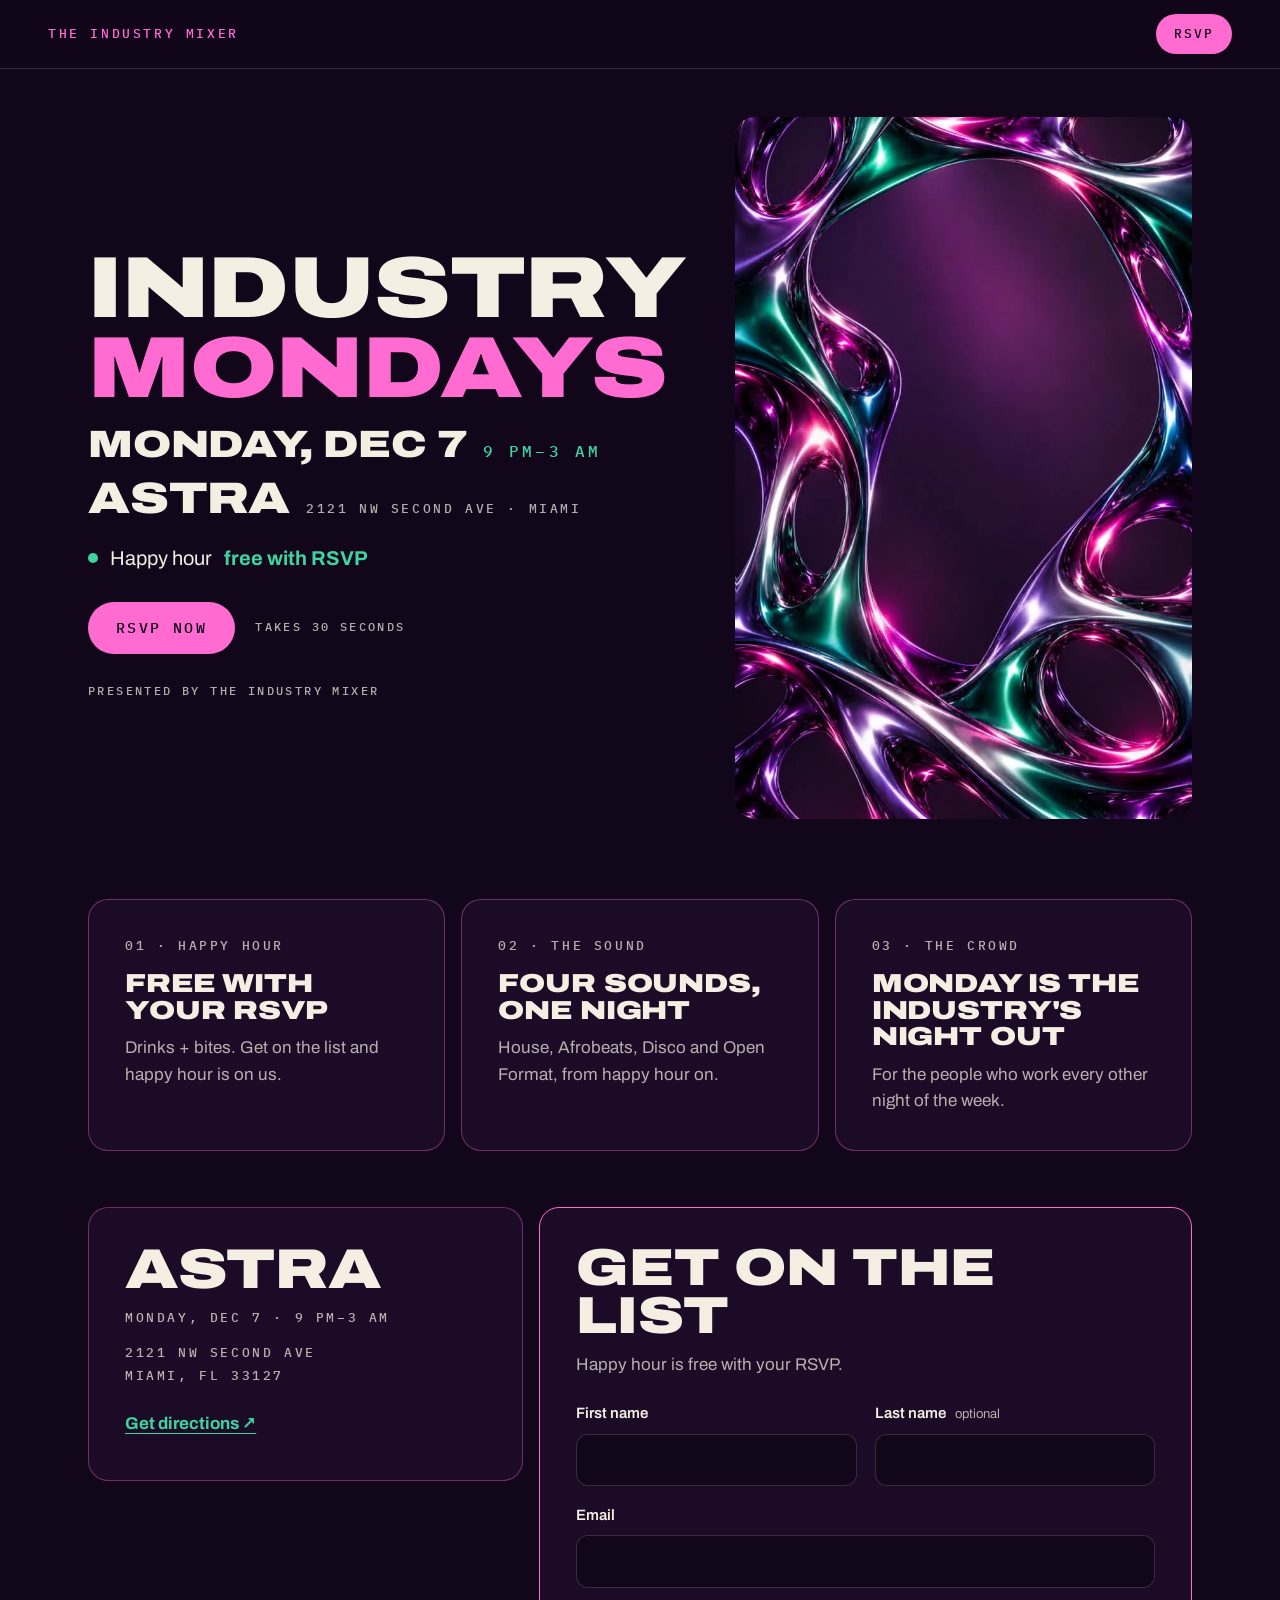
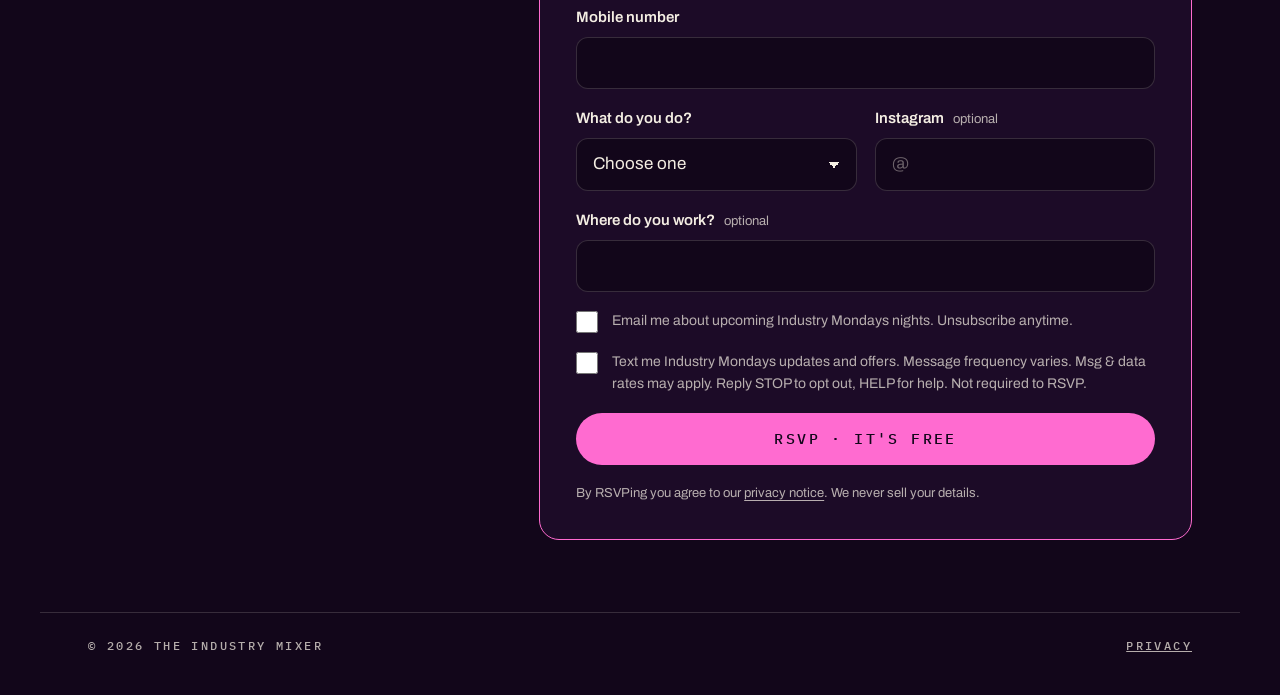
<file: index.html>
<!doctype html>
<html lang="en">
<head>
<meta charset="utf-8">
<meta name="viewport" content="width=device-width, initial-scale=1, viewport-fit=cover">
<title>Industry Mondays at Astra · RSVP for free happy hour</title>
<meta name="description" content="The Industry Mixer presents Industry Mondays at Astra, Miami, every Monday, 9 PM–3 AM. House, Afrobeats, Disco and Open Format. Happy hour is free with your RSVP.">
<meta name="theme-color" content="#12061A" id="theme-color">
<meta property="og:title" content="Industry Mondays at Astra · Every Monday">
<meta property="og:description" content="Every Monday, 9 PM–3 AM. Happy hour is free with your RSVP. House · Afrobeats · Disco · Open Format.">
<meta property="og:image" content="assets/share.jpg">
<meta property="og:type" content="website">
<meta name="twitter:card" content="summary_large_image">
<link rel="preload" href="assets/fonts/Archivo-100-900.woff2" as="font" type="font/woff2" crossorigin>
<link rel="stylesheet" href="styles.css?v=20261121">
<script src="event-date.js?v=20261121"></script>
<script>
  // Decide LOCKED / REVEAL before the first paint, from the device clock (the server confirms a moment later),
  // so the full site never flashes during the countdown. No lineup data is in this page.
  try { var _ev = IMEvent.resolve(new Date(), {}); document.documentElement.setAttribute('data-phase', IMEvent.phase(new Date(), _ev).phase); } catch (e) {}
</script>
</head>
<body>
<section class="lock" id="lock" aria-labelledby="lock-title">
  <div class="lock-bg" aria-hidden="true"></div>
  <div class="lock-inner">
    <p class="mono lock-brand">The Industry Mixer</p>
    <h1 id="lock-title" class="display lock-logo"><span>Industry</span><span>Mondays</span></h1>
    <div class="countdown" role="timer" aria-live="off" aria-describedby="lock-note">
      <div class="cd"><span class="num" data-cd="d">00</span><span class="mono unit">Days</span></div>
      <div class="cd"><span class="num" data-cd="h">00</span><span class="mono unit">Hrs</span></div>
      <div class="cd"><span class="num" data-cd="m">00</span><span class="mono unit">Min</span></div>
      <div class="cd"><span class="num" data-cd="s">00</span><span class="mono unit">Sec</span></div>
    </div>
    <p class="mono lock-note" id="lock-note">Lineup drops Wed 12PM ET</p>
    <p class="sr-only" id="cd-sr" aria-live="polite"></p>
  </div>
</section>

<a class="skip" href="#rsvp">Skip to RSVP</a>

<header class="bar">
  <span class="mono brand">The Industry Mixer</span>
  <a class="btn btn-sm" href="#rsvp">RSVP</a>
</header>

<main>
  <section class="hero" aria-labelledby="title">
    <div class="hero-media">
      <video class="loop" autoplay muted loop playsinline preload="metadata" poster="assets/sculpture-poster.webp" aria-hidden="true">
        <source src="assets/sculpture-loop.mp4" type="video/mp4">
      </video>
    </div>
    <div class="hero-copy">
      <p class="mono small preview-pill" data-im="preview" hidden>Preview · not public until Wed 12PM ET</p>
      <h1 id="title" class="display title"><span>Industry</span><span class="pink">Mondays</span></h1>
      <ul class="lineup" data-im="lineup" aria-label="Lineup" hidden></ul>
      <p class="when"><span class="display" data-im="date">Every Monday</span><span class="mono t" data-im="time">9 PM–3 AM</span></p>
      <p class="venue"><span class="display" data-im="venue">Astra</span><span class="mono addr" data-im="addr-short">2121 NW Second Ave · Miami</span></p>
      <p class="offer"><span class="dot" aria-hidden="true"></span>Happy hour <strong>free with RSVP</strong></p>
      <p class="mono small muted" data-im="note" hidden></p>
      <div class="cta-row">
        <a class="btn" href="#rsvp">RSVP now</a>
        <span class="mono small muted">Takes 30 seconds</span>
      </div>
      <p class="mono small muted presenter">Presented by The Industry Mixer</p>
    </div>
  </section>

  <section class="night" aria-label="The night">
    <article class="card">
      <p class="mono label">01 · Happy hour</p>
      <h2 class="display h">Free with your RSVP</h2>
      <p>Drinks + bites. Get on the list and happy hour is on us.</p>
    </article>
    <article class="card">
      <p class="mono label">02 · The sound</p>
      <h2 class="display h">Four sounds, one night</h2>
      <p>House, Afrobeats, Disco and Open Format, from happy hour on.</p>
    </article>
    <article class="card">
      <p class="mono label">03 · The crowd</p>
      <h2 class="display h">Monday is the industry's night out</h2>
      <p>For the people who work every other night of the week.</p>
    </article>
  </section>

  <section class="signup" id="rsvp" aria-labelledby="rsvp-title">
    <div class="where card">
      <h2 class="display venue-big" data-im="venue">Astra</h2>
      <p class="mono when-sm" data-im="when-line">Every Monday · 9 PM–3 AM</p>
      <address class="mono addr" data-im="addr-lines">2121 NW Second Ave<br>Miami, FL 33127</address>
      <a class="link" data-im="maps" href="https://www.google.com/maps/search/?api=1&amp;query=Astra%202121%20NW%202nd%20Ave%20Miami%20FL%2033127" target="_blank" rel="noopener">Get directions ↗</a>
    </div>

    <div class="form-card card">
      <div id="form-view">
        <h2 id="rsvp-title" class="display h-lg">Get on the list</h2>
        <p class="lede">Happy hour is free with your RSVP.</p>

        <form id="rsvp-form" novalidate>
          <div class="row2">
            <div class="field">
              <label for="first">First name</label>
              <input id="first" name="first" autocomplete="given-name" required maxlength="60">
              <p class="err" id="first-err"></p>
            </div>
            <div class="field">
              <label for="last">Last name <span class="opt">optional</span></label>
              <input id="last" name="last" autocomplete="family-name" maxlength="60">
            </div>
          </div>
          <div class="field">
            <label for="email">Email</label>
            <input id="email" name="email" type="email" autocomplete="email" inputmode="email" required maxlength="120">
            <p class="err" id="email-err"></p>
          </div>
          <div class="field">
            <label for="phone">Mobile number</label>
            <input id="phone" name="phone" type="tel" autocomplete="tel" inputmode="tel" required maxlength="20">
            <p class="err" id="phone-err"></p>
          </div>
          <div class="row2">
            <div class="field">
              <label for="role">What do you do?</label>
              <select id="role" name="role">
                <option value="">Choose one</option>
                <option>Bartender</option>
                <option>Server</option>
                <option>Host</option>
                <option>Kitchen / chef</option>
                <option>Manager / owner</option>
                <option>DJ / artist</option>
                <option>Promoter</option>
                <option>Brand / marketing</option>
                <option>Not in the industry</option>
              </select>
            </div>
            <div class="field">
              <label for="instagram">Instagram <span class="opt">optional</span></label>
              <input id="instagram" name="instagram" autocomplete="off" autocapitalize="none" maxlength="40" placeholder="@">
            </div>
          </div>
          <div class="field">
            <label for="workplace">Where do you work? <span class="opt">optional</span></label>
            <input id="workplace" name="workplace" autocomplete="organization" maxlength="80">
          </div>

          <!-- Bots fill this hidden field; people never see it -->
          <div class="hp" aria-hidden="true"><label for="company">Company</label><input id="company" name="company" tabindex="-1" autocomplete="off"></div>

          <label class="check">
            <input type="checkbox" id="email_opt" name="email_opt">
            <span>Email me about upcoming Industry Mondays nights. Unsubscribe anytime.</span>
          </label>
          <label class="check">
            <input type="checkbox" id="sms_opt" name="sms_opt">
            <span id="sms-text">Text me Industry Mondays updates and offers. Message frequency varies. Msg &amp; data rates may apply. Reply STOP to opt out, HELP for help. Not required to RSVP.</span>
          </label>

          <button class="btn btn-wide" type="submit" id="submit">RSVP · it's free</button>
          <p class="form-status" id="status" role="status" aria-live="polite"></p>
          <p class="fine">By RSVPing you agree to our <a href="privacy.html">privacy notice</a>. We never sell your details.</p>
        </form>
      </div>

      <div id="done-view" hidden tabindex="-1">
        <h2 class="display h-lg" id="done-title">You're on the list</h2>
        <p class="lede" data-im="done-lede">See you Monday at Astra, 2121 NW Second Ave, from 9 PM. Happy hour is free with your RSVP.</p>
        <button class="btn btn-wide" type="button" id="share">Send it to your crew</button>
        <p class="form-status" id="share-status" role="status" aria-live="polite"></p>
      </div>
    </div>
  </section>
</main>

<footer class="foot">
  <span class="mono small">© 2026 The Industry Mixer</span>
  <a class="mono small" href="privacy.html">Privacy</a>
</footer>

<script src="config.js?v=20261121"></script>
<script src="app.js?v=20261121"></script>
</body>
</html>
</file>
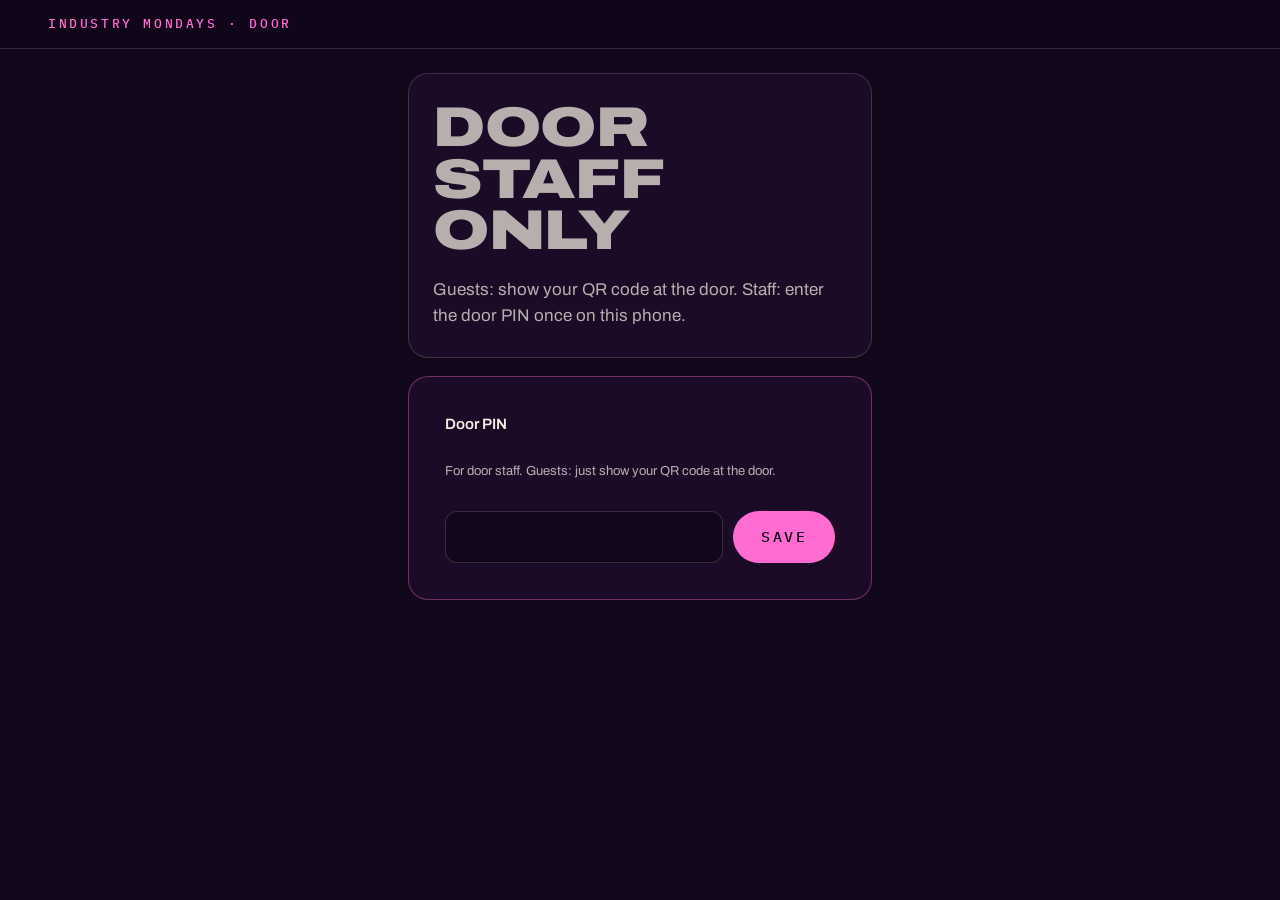
<file: door/index.html>
<!doctype html>
<html lang="en">
<head>
<meta charset="utf-8">
<meta name="viewport" content="width=device-width, initial-scale=1, viewport-fit=cover">
<meta name="robots" content="noindex, nofollow">
<title>Door check-in · Industry Mondays</title>
<meta name="theme-color" content="#12061A">
<link rel="stylesheet" href="../styles.css?v=20261102b">
<style>
  /* Door check-in: one result panel on top, PIN or manual code entry below. */
  .door { max-width: 560px; margin: 0 auto; padding: 24px var(--gutter) 64px; display: grid; gap: 18px; }
  .result { border-radius: var(--radius); padding: 28px 24px; border: 1.5px solid var(--line-soft); background: var(--plum-800); min-height: 180px; display: grid; align-content: center; gap: 10px; }
  .result .big { font-size: clamp(36px, 11vw, 56px); }
  .result .name { font-size: 26px; font-weight: 700; }
  .result p { color: var(--cream-dim); }
  .result.in { background: #0F3A2C; border-color: var(--emerald); }
  .result.in .big { color: var(--emerald); }
  .result.already { background: #3A2A0B; border-color: #F2B33D; }
  .result.already .big { color: #F2B33D; }
  .result.unknown, .result.bad { background: #3A1018; border-color: var(--error); }
  .result.unknown .big, .result.bad .big { color: var(--error); }
  [hidden] { display: none !important; }
  .door form { margin-top: 0; }
  .door .row { display: grid; grid-template-columns: minmax(0, 1fr) auto; gap: 10px; }
  .door input { text-transform: uppercase; letter-spacing: .08em; }
  .forget { background: none; border: 0; color: var(--cream-dim); font: inherit; font-size: 13px; text-decoration: underline; cursor: pointer; padding: 8px 0; justify-self: start; }
</style>
</head>
<body>
<header class="bar"><span class="mono brand">Industry Mondays · Door</span></header>
<main class="door">
  <section id="result" class="result" role="status" aria-live="polite">
    <p class="display big" id="r-big">Ready</p>
    <p class="name" id="r-name"></p>
    <p id="r-sub">Scan a guest's QR code with your phone camera, or type their code below.</p>
  </section>

  <form id="pin-form" class="card" hidden>
    <label for="pin">Door PIN</label>
    <p class="fine" style="margin:6px 0 12px">For door staff. Guests: just show your QR code at the door.</p>
    <div class="row"><input id="pin" type="password" inputmode="numeric" autocomplete="off" required minlength="4"><button class="btn" type="submit">Save</button></div>
    <p class="err" id="pin-err"></p>
  </form>

  <form id="code-form" class="card" hidden>
    <label for="code">Check in by code</label>
    <div class="row" style="margin-top:10px"><input id="code" autocomplete="off" autocapitalize="characters" placeholder="IM-" maxlength="9" required><button class="btn" type="submit">Check in</button></div>
  </form>
  <button class="forget" id="forget" type="button" hidden>Sign out of door mode</button>
</main>
<script src="../config.js?v=20261102b"></script>
<script>
(() => {
  const cfg = window.IM_CONFIG || {};
  const $ = (id) => document.getElementById(id);
  const KEY = 'im_door_pin';
  const store = { get() { try { return localStorage.getItem(KEY) || ''; } catch (e) { return ''; } },
                  set(v) { try { localStorage.setItem(KEY, v); } catch (e) {} },
                  clear() { try { localStorage.removeItem(KEY); } catch (e) {} } };
  let pin = store.get();

  const show = (cls, big, name, sub) => {
    $('result').className = 'result ' + (cls || '');
    $('r-big').textContent = big; $('r-name').textContent = name || ''; $('r-sub').textContent = sub || '';
  };
  const call = async (body) => {
    const res = await fetch(cfg.RSVP_ENDPOINT, { method: 'POST', headers: { 'Content-Type': 'text/plain;charset=utf-8' }, body: JSON.stringify(body) });
    return res.json();
  };
  const mode = () => {
    $('pin-form').hidden = !!pin; $('code-form').hidden = !pin; $('forget').hidden = !pin;
    if (!pin) show('', 'Door staff only', '', 'Guests: show your QR code at the door. Staff: enter the door PIN once on this phone.');
  };
  const codeFromHash = () => decodeURIComponent(location.hash.slice(1)).toUpperCase().replace(/[^A-Z0-9-]/g, '');

  async function checkIn(code) {
    if (!code) return;
    show('', 'Checking…', code, '');
    try {
      const r = await call({ action: 'checkin', pin, code });
      if (!r.ok && r.error === 'pin') { pin = ''; store.clear(); mode(); show('bad', 'PIN changed', '', 'Enter the new door PIN.'); return; }
      if (!r.ok) throw new Error('server');
      if (r.status === 'in') show('in', 'Checked in', r.name, r.code + ' · ' + r.at + ' · Happy hour is free.');
      else if (r.status === 'already') show('already', 'Already in', r.name, r.code + ' checked in at ' + r.at + '.');
      else if (r.status === 'test') show('in', 'Test code', 'Scanner works', 'IM-TEST00 is the test email code. Nothing was saved.');
      else show('unknown', 'Not found', r.code, 'No RSVP with this code. Check the spelling or look them up by name in the Sheet.');
    } catch (e) { show('bad', 'No connection', code, 'Couldn’t reach the list. Check signal and try again.'); }
  }

  $('pin-form').addEventListener('submit', async (ev) => {
    ev.preventDefault(); $('pin-err').textContent = '';
    const p = $('pin').value.trim();
    try {
      const r = await call({ action: 'pin', pin: p });
      if (!r.ok) { $('pin-err').textContent = 'That PIN isn’t right.'; return; }
      pin = p; store.set(p); $('pin').value = ''; mode();
      show('', 'Ready', '', 'Scan a guest’s QR code with your phone camera, or type their code below.');
      checkIn(codeFromHash());
    } catch (e) { $('pin-err').textContent = 'Couldn’t reach the list. Try again.'; }
  });
  $('code-form').addEventListener('submit', (ev) => {
    ev.preventDefault();
    let c = $('code').value.toUpperCase().replace(/[^A-Z0-9]/g, '');
    if (c.startsWith('IM')) c = c.slice(2);
    $('code').value = '';
    checkIn('IM-' + c);
  });
  $('forget').addEventListener('click', () => { pin = ''; store.clear(); mode(); });
  window.addEventListener('hashchange', () => { if (pin) checkIn(codeFromHash()); });

  mode();
  if (pin) checkIn(codeFromHash());
})();
</script>
</body>
</html>
</file>
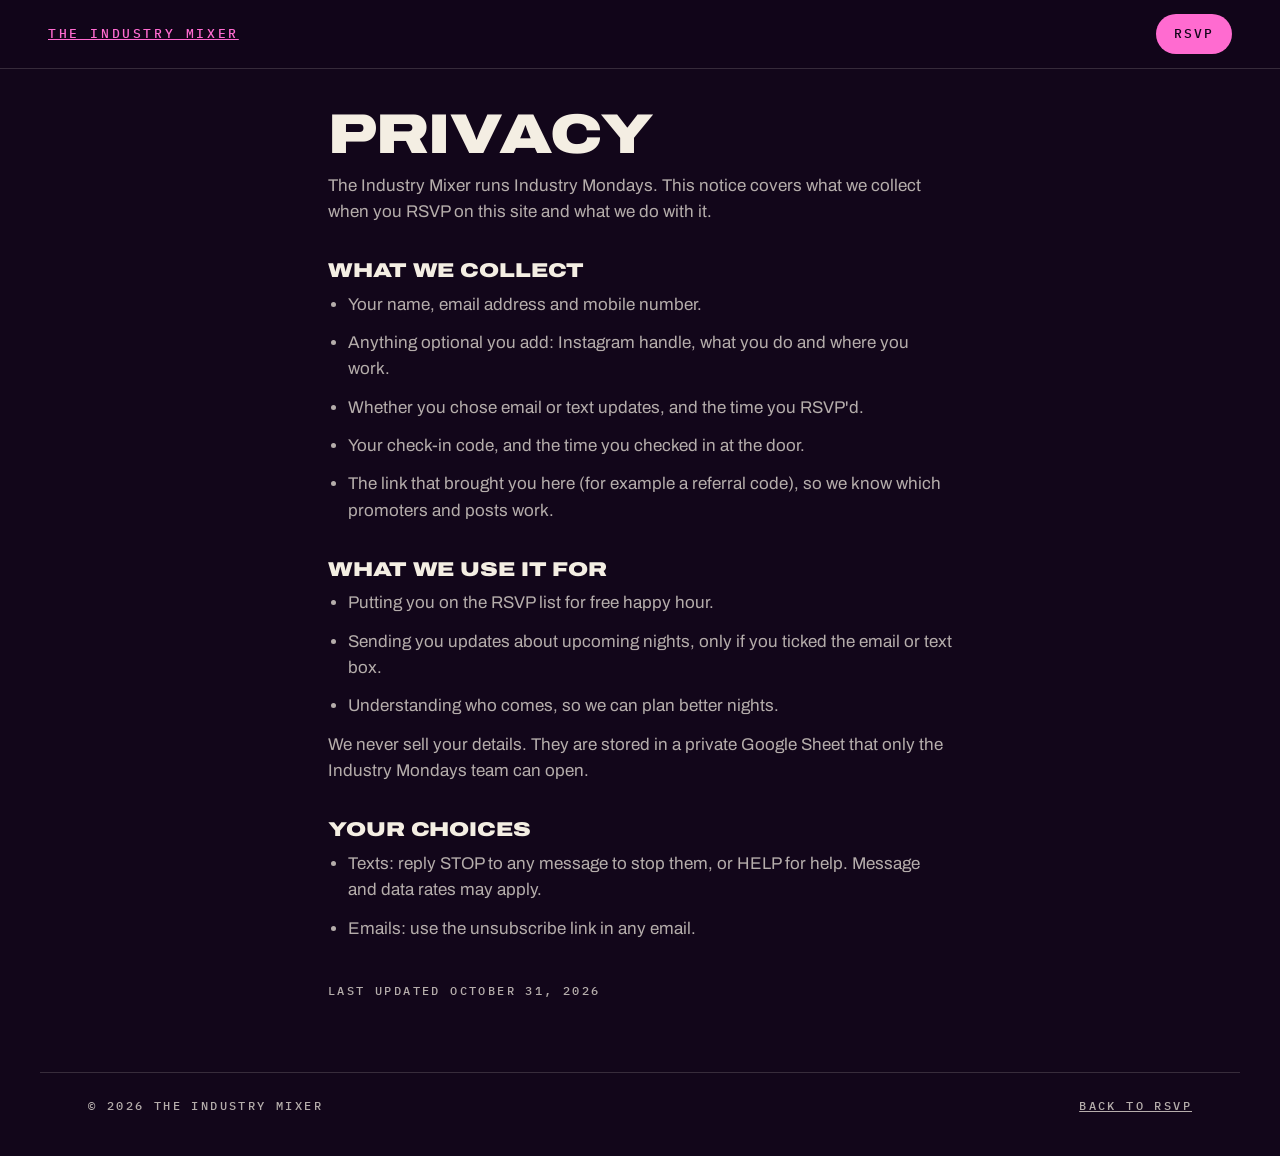
<file: privacy.html>
<!doctype html>
<html lang="en">
<head>
<meta charset="utf-8">
<meta name="viewport" content="width=device-width, initial-scale=1, viewport-fit=cover">
<title>Privacy · Industry Mondays</title>
<meta name="theme-color" content="#12061A">
<link rel="stylesheet" href="styles.css?v=20261102">
</head>
<body>
<header class="bar">
  <a class="mono brand" href="index.html">The Industry Mixer</a>
  <a class="btn btn-sm" href="index.html#rsvp">RSVP</a>
</header>
<main class="doc">
  <h1 class="display">Privacy</h1>
  <p>The Industry Mixer runs Industry Mondays. This notice covers what we collect when you RSVP on this site and what we do with it.</p>

  <h2 class="display">What we collect</h2>
  <ul>
    <li>Your name, email address and mobile number.</li>
    <li>Anything optional you add: Instagram handle, what you do and where you work.</li>
    <li>Whether you chose email or text updates, and the time you RSVP'd.</li>
    <li>Your check-in code, and the time you checked in at the door.</li>
    <li>The link that brought you here (for example a referral code), so we know which promoters and posts work.</li>
  </ul>

  <h2 class="display">What we use it for</h2>
  <ul>
    <li>Putting you on the RSVP list for free happy hour.</li>
    <li>Sending you updates about upcoming nights, only if you ticked the email or text box.</li>
    <li>Understanding who comes, so we can plan better nights.</li>
  </ul>
  <p>We never sell your details. They are stored in a private Google Sheet that only the Industry Mondays team can open.</p>

  <h2 class="display">Your choices</h2>
  <ul>
    <li>Texts: reply STOP to any message to stop them, or HELP for help. Message and data rates may apply.</li>
    <li>Emails: use the unsubscribe link in any email.</li>
    <li id="contact-line" hidden>To see, correct or delete your details, email <a id="contact-link" href="#"></a>.</li>
  </ul>

  <p class="mono small" style="margin-top:40px">Last updated October 31, 2026</p>
</main>
<footer class="foot">
  <span class="mono small">© 2026 The Industry Mixer</span>
  <a class="mono small" href="index.html">Back to RSVP</a>
</footer>
<script src="config.js?v=20261102"></script>
<script>
  const email = (window.IM_CONFIG || {}).CONTACT_EMAIL;
  if (email) {
    const a = document.getElementById('contact-link');
    a.textContent = email; a.href = 'mailto:' + email;
    document.getElementById('contact-line').hidden = false;
  }
</script>
</body>
</html>
</file>
<file: styles.css>
/* Industry Mondays: RSVP site. Tokens come from the campaign (templates/industry-mondays/im.css). */

@font-face { font-family: 'Archivo'; src: url('assets/fonts/Archivo-100-900.woff2') format('woff2'); font-weight: 100 900; font-stretch: 62% 125%; font-display: swap; }
@font-face { font-family: 'Plex Mono'; src: url('assets/fonts/IBMPlexMono-400.woff2') format('woff2'); font-weight: 400; font-display: swap; }
@font-face { font-family: 'Plex Mono'; src: url('assets/fonts/IBMPlexMono-500.woff2') format('woff2'); font-weight: 500; font-display: swap; }

:root {
  --plum-900: #12061A;
  --plum-800: #1C0B27;
  --plum-700: #2A1338;
  --cream: #F4EEE3;
  --cream-dim: rgba(244, 238, 227, 0.72);
  --pink: #FF6BD0;
  --emerald: #3FD3A0;
  --line: rgba(255, 107, 208, 0.38);
  --line-soft: rgba(244, 238, 227, 0.16);
  --error: #FF8A8A;
  --font-display: 'Archivo', system-ui, sans-serif;
  --font-body: 'Archivo', system-ui, sans-serif;
  --font-mono: 'Plex Mono', ui-monospace, monospace;
  --radius: 20px;
  --gutter: clamp(16px, 4vw, 48px);
  --max: 1200px;
}

* { box-sizing: border-box; margin: 0; padding: 0; }
html { background: var(--plum-900); scroll-behavior: smooth; -webkit-text-size-adjust: 100%; }
body { background: var(--plum-900); color: var(--cream); font-family: var(--font-body); font-stretch: 100%; font-size: 17px; line-height: 1.55; min-height: 100vh; }
img, video { display: block; max-width: 100%; }
a { color: inherit; }
:focus-visible { outline: 3px solid var(--emerald); outline-offset: 3px; border-radius: 6px; }

.display { font-family: var(--font-display); font-weight: 900; font-stretch: 125%; text-transform: uppercase; line-height: 0.92; letter-spacing: -0.005em; }
.mono { font-family: var(--font-mono); font-weight: 500; text-transform: uppercase; letter-spacing: 0.2em; font-size: 13px; }
.small { font-size: 12px; }
.muted { color: var(--cream-dim); }
.pink { color: var(--pink); }
.emerald { color: var(--emerald); }

.skip { position: absolute; left: -999px; top: 8px; background: var(--cream); color: var(--plum-900); padding: 10px 14px; border-radius: 8px; z-index: 10; }
.skip:focus { left: 8px; }

/* Header */
.bar { position: sticky; top: 0; z-index: 5; display: flex; align-items: center; justify-content: space-between;
  padding: 14px var(--gutter); background: rgba(18, 6, 26, 0.9); background: color-mix(in srgb, var(--plum-900) 90%, transparent); backdrop-filter: blur(10px); border-bottom: 1px solid var(--line-soft); }
.brand { color: var(--pink); }

/* Buttons */
.btn { display: inline-flex; align-items: center; justify-content: center; min-height: 52px; padding: 0 28px; border: 0; border-radius: 999px;
  background: var(--pink); color: var(--plum-900); font-family: var(--font-mono); font-weight: 500; font-size: 15px; letter-spacing: 0.16em;
  text-transform: uppercase; text-decoration: none; cursor: pointer; transition: transform .15s ease, background .15s ease; }
.btn:hover { background: var(--pink-hover, #FF8ADB); }   /* themed weeks set --pink-hover from app.js */
.btn:active { transform: translateY(1px); }
.btn[disabled] { opacity: .6; cursor: progress; }
.btn-sm { min-height: 40px; padding: 0 18px; font-size: 13px; }
.btn-wide { width: 100%; }

/* Hero */
main { max-width: var(--max); margin: 0 auto; padding: 0 var(--gutter); }
.hero { display: grid; grid-template-columns: minmax(0, 1fr); gap: 28px; padding: 24px 0 56px; }
.hero > *, .night > *, .signup > * { min-width: 0; }
.hero-media { border-radius: var(--radius); overflow: hidden; aspect-ratio: 4 / 5; max-height: 40vh; width: 100%; background: var(--plum-800); }
.hero-media video { width: 100%; height: 100%; object-fit: cover; }
/* Themed weeks: the chrome sculpture takes the flyer colours. Monochrome first (keeps every highlight and shadow),
   then the theme's accent → second colour laid over it in 'color' blend, so only the hue changes. */
.hero-media { position: relative; }
html[data-theme] .hero-media video { filter: grayscale(1) contrast(1.08); }
html[data-theme] .hero-media::after { content: ''; position: absolute; inset: 0; pointer-events: none; mix-blend-mode: color;
  background: linear-gradient(135deg, var(--tint-a), var(--tint-b)); }
.kicker { color: var(--pink); }
.hero-copy { container-type: inline-size; }
.title { margin-top: 14px; font-size: clamp(40px, 13.5vw, 120px); font-size: clamp(40px, 14cqi, 120px);   /* sized to its column */ display: flex; flex-direction: column; }
.when { margin-top: 20px; display: flex; flex-wrap: wrap; align-items: baseline; gap: 6px 16px; }
.when .display { font-size: clamp(26px, 6vw, 38px); }
.when .t { color: var(--emerald); font-size: 16px; }
@media (max-width: 719px) { .when { flex-direction: column; gap: 6px; } }   /* phones: time on its own line under the date */
.where .when-sm { margin-top: 14px; color: var(--emerald); line-height: 1.6; }
.venue { margin-top: 14px; display: flex; flex-wrap: wrap; align-items: baseline; gap: 6px 16px; }
.venue .display { font-size: clamp(30px, 7vw, 44px); }
.addr { color: var(--cream-dim); font-style: normal; line-height: 1.8; }
.offer { margin-top: 22px; font-size: 20px; display: flex; align-items: center; gap: 12px; }
.offer strong { color: var(--emerald); font-weight: 700; }
.dot { width: 10px; height: 10px; border-radius: 50%; background: var(--emerald); flex: none; }
.presenter { margin-top: 28px; }
.cta-row { margin-top: 28px; display: flex; align-items: center; flex-wrap: wrap; gap: 14px 20px; }

/* The night */
.night { display: grid; grid-template-columns: minmax(0, 1fr); gap: 16px; padding-bottom: 56px; }
.card { background: var(--plum-800); border: 1px solid var(--line); border-radius: var(--radius); padding: 28px; }
.label { color: var(--cream-dim); }
.label.pink { color: var(--pink); }
.label.emerald { color: var(--emerald); }
.h { margin-top: 14px; font-size: 26px; line-height: 1.02; }
.card p:not(.label) { margin-top: 12px; color: var(--cream-dim); }

/* RSVP */
.signup { display: grid; grid-template-columns: minmax(0, 1fr); gap: 16px; padding-bottom: 72px; scroll-margin-top: 80px; }
.venue-big { font-size: 56px; }
.where .addr { display: block; margin-top: 12px; }
.link { display: inline-block; margin-top: 18px; color: var(--emerald); font-weight: 700; text-underline-offset: 4px; padding: 6px 0; }
.form-card { border-color: var(--pink); order: -1; }   /* on phones the form comes before the address */
.h-lg { font-size: clamp(34px, 8vw, 52px); }
.lede { margin-top: 12px; color: var(--cream-dim); }
form { margin-top: 24px; display: grid; gap: 18px; }
.row2 { display: grid; gap: 18px; }
.field { display: grid; gap: 8px; }
label { font-size: 15px; font-weight: 600; }
.opt { font-weight: 400; color: var(--cream-dim); font-size: 13px; margin-left: 6px; }
input, select { width: 100%; min-height: 52px; padding: 12px 16px; border-radius: 12px; border: 1.5px solid var(--line-soft);
  background: var(--plum-900); color: var(--cream); font: inherit; font-size: 17px; }
select { appearance: none; background-image: linear-gradient(45deg, transparent 50%, var(--cream) 50%), linear-gradient(135deg, var(--cream) 50%, transparent 50%);
  background-position: calc(100% - 22px) 23px, calc(100% - 16px) 23px; background-size: 6px 6px; background-repeat: no-repeat; padding-right: 44px; }
input::placeholder { color: rgba(244, 238, 227, 0.4); color: color-mix(in srgb, var(--cream) 40%, transparent); }
input:focus, select:focus { outline: none; border-color: var(--emerald); box-shadow: 0 0 0 3px rgba(63, 211, 160, 0.28); box-shadow: 0 0 0 3px color-mix(in srgb, var(--emerald) 28%, transparent); }
input[aria-invalid="true"] { border-color: var(--error); }
.err { color: var(--error); font-size: 14px; min-height: 0; }
.err:empty { display: none; }
.card p.err { color: var(--error); margin-top: 0; }
.card p.form-status, .card p.fine { margin-top: 0; }
.card p.form-status.bad { color: var(--error); }
.hp { position: absolute; left: -9999px; width: 1px; height: 1px; overflow: hidden; }
.check { display: grid; grid-template-columns: 24px 1fr; gap: 12px; align-items: start; font-weight: 400; font-size: 14px; color: var(--cream-dim); cursor: pointer; }
.check input { width: 22px; height: 22px; min-height: 0; margin-top: 1px; accent-color: var(--emerald); padding: 0; }
.form-status { font-size: 15px; }
.form-status:empty { display: none; }
.form-status.bad { color: var(--error); }
.fine { font-size: 13px; color: var(--cream-dim); }
.fine a { text-underline-offset: 3px; }
#done-view .btn { margin-top: 24px; }
#done-view:focus { outline: none; }

/* Footer */
.foot { max-width: var(--max); margin: 0 auto; padding: 24px var(--gutter) 40px; display: flex; justify-content: space-between; gap: 16px;
  border-top: 1px solid var(--line-soft); color: var(--cream-dim); }

/* Privacy page */
.doc { max-width: 720px; margin: 0 auto; padding: 40px var(--gutter) 72px; }
.doc h1 { font-size: clamp(36px, 8vw, 56px); }
.doc h2 { margin-top: 36px; font-size: 20px; }
.doc p, .doc li { margin-top: 12px; color: var(--cream-dim); }
.doc ul { padding-left: 20px; }

/* Wider screens */
@media (min-width: 720px) {
  .row2 { grid-template-columns: 1fr 1fr; }
  .night { grid-template-columns: repeat(3, minmax(0, 1fr)); }
}
@media (min-width: 960px) {
  .hero { grid-template-columns: minmax(0, 1.15fr) minmax(0, 0.85fr); align-items: center; padding: 48px 0 80px; }
  .hero-copy { order: -1; }
  .hero-media { max-height: 78vh; aspect-ratio: 9 / 14; }
  .signup { grid-template-columns: minmax(0, 0.8fr) minmax(0, 1.2fr); align-items: start; }
  .where { position: sticky; top: 96px; }
  .form-card { order: 0; }
  .card { padding: 36px; }
}

/* Lineup (shown only after the reveal, only with names) */
.lineup { list-style: none; margin-top: 22px; display: grid; gap: 14px; container-type: inline-size; }
.lineup li { display: grid; gap: 2px; min-width: 0; }
.lineup .role { color: var(--pink); }
.lineup .name { font-size: clamp(28px, 11cqi, 60px); white-space: nowrap; overflow: hidden; display: block; }
.lineup .name.wrap { white-space: normal; overflow-wrap: anywhere; }
.preview-pill { display: inline-block; margin-bottom: 10px; padding: 6px 12px; border: 1px solid var(--pink); border-radius: 999px; color: var(--pink); letter-spacing: 0.14em; }
.lineup[hidden], .preview-pill[hidden] { display: none; }   /* author display rules would otherwise beat [hidden] */
.sr-only { position: absolute; width: 1px; height: 1px; padding: 0; margin: -1px; overflow: hidden; clip: rect(0 0 0 0); white-space: nowrap; border: 0; }

/* Weekly lock: a full-screen countdown until Wednesday 12 PM ET. Nothing else on the page shows. */
.lock { display: none; }
html[data-phase="locked"] body > :not(.lock) { display: none !important; }
html[data-phase="locked"] .lock, .lock.leaving { display: grid; }
.lock { position: fixed; inset: 0; z-index: 50; place-items: center; overflow: hidden; color: var(--lock-text, #F4EEE3); padding: 24px var(--gutter); }
.lock.leaving { opacity: 0; transition: opacity .9s ease; pointer-events: none; }
.lock-bg { position: absolute; inset: -10%; background: linear-gradient(var(--lock-angle, 160deg), var(--lock-a, #12061A), var(--lock-b, #4A1340) 50%, var(--lock-c, #0E2A24)); }
.lock-inner { position: relative; width: 100%; max-width: 980px; display: grid; justify-items: center; text-align: center; gap: clamp(18px, 4vh, 36px); }
.lock-brand { letter-spacing: 0.28em; opacity: .85; }
.lock-logo { font-size: clamp(34px, 11.2vw, 132px); display: flex; flex-direction: column; }   /* INDUSTRY fits 360 px wide */
.countdown { display: grid; grid-template-columns: repeat(4, minmax(0, 1fr)); gap: clamp(6px, 2.4vw, 24px); width: 100%; max-width: 860px; }
.cd { display: grid; justify-items: center; gap: 6px; min-width: 0; }
.cd .num { font-family: var(--font-display); font-weight: 800; font-stretch: 100%; font-variant-numeric: tabular-nums; font-size: clamp(30px, 10.5vw, 140px); line-height: .9; }
.cd .unit { font-size: clamp(11px, 2.8vw, 14px); letter-spacing: 0.22em; opacity: .85; }
.lock-note { font-size: clamp(12px, 3.2vw, 15px); letter-spacing: 0.24em; }

@media (prefers-reduced-motion: reduce) {
  .lock.leaving { transition: none; }
  html { scroll-behavior: auto; }
  .btn { transition: none; }
}
</file>
